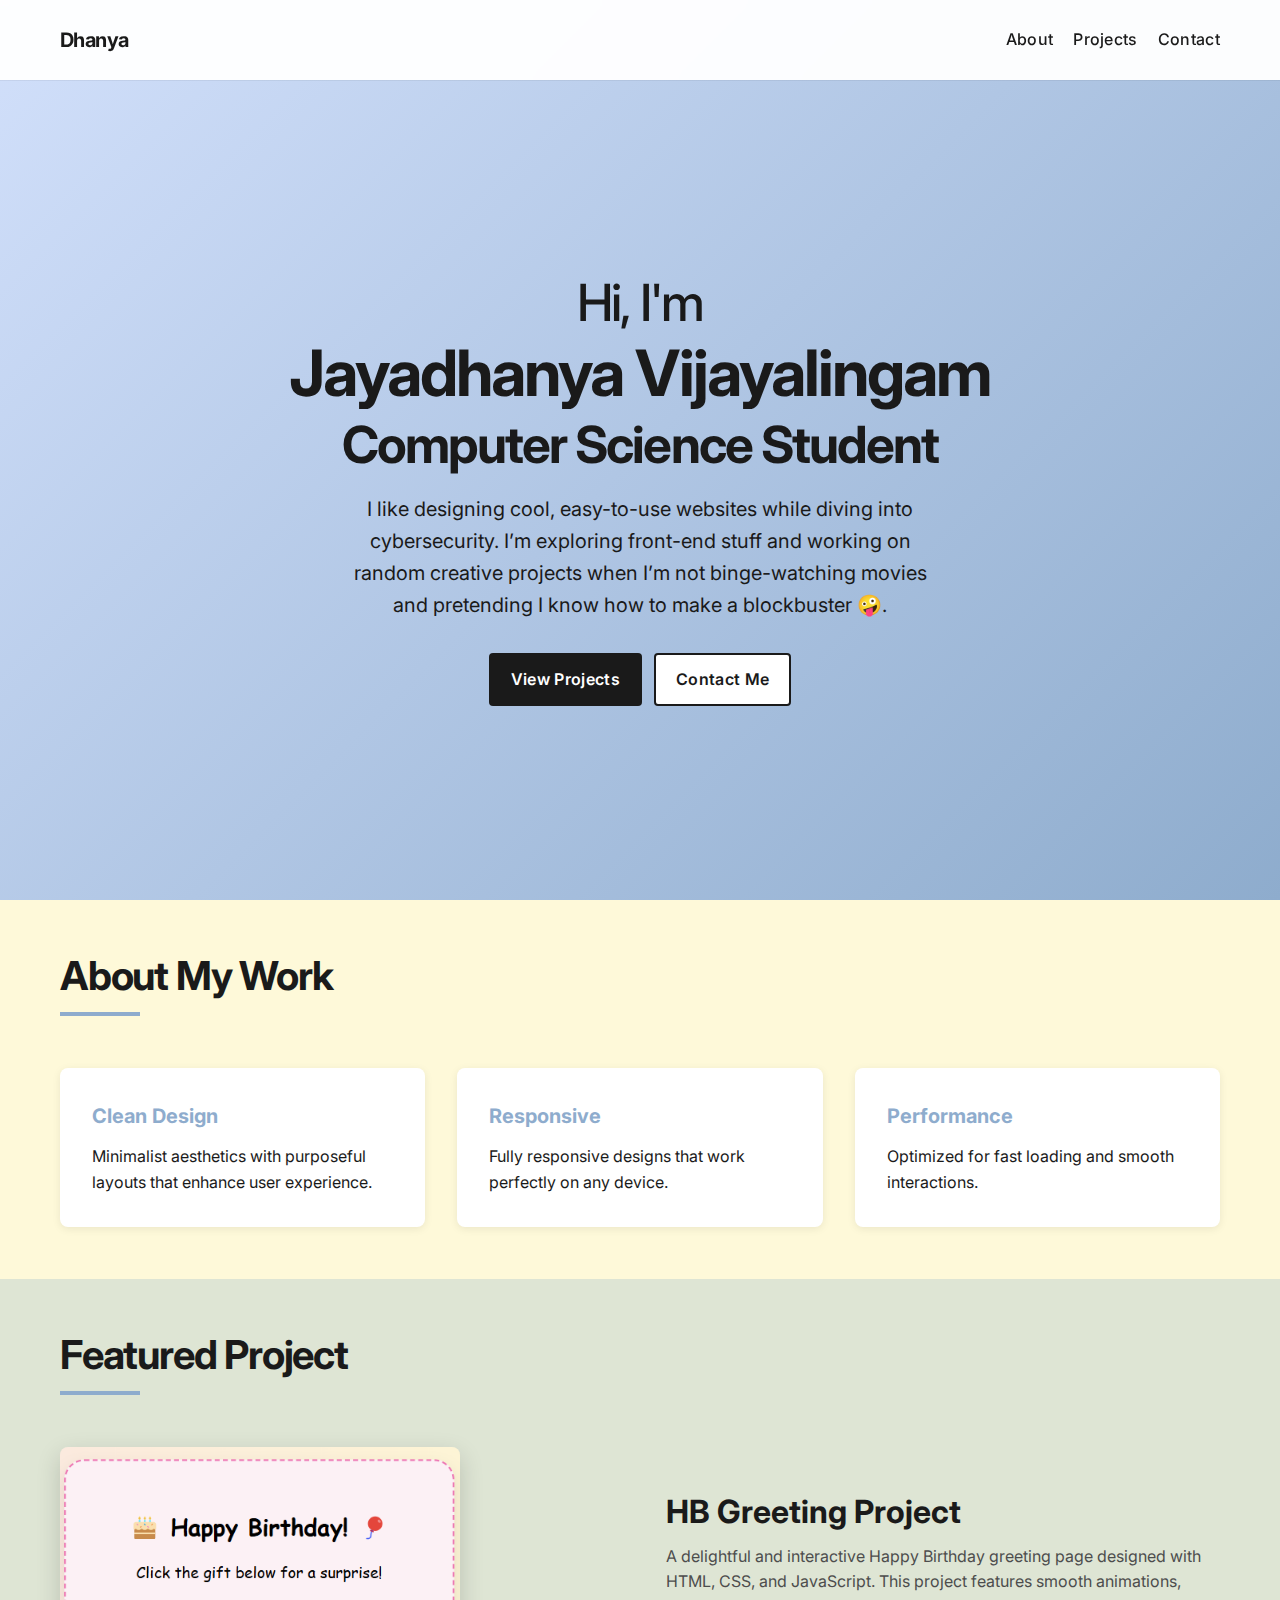
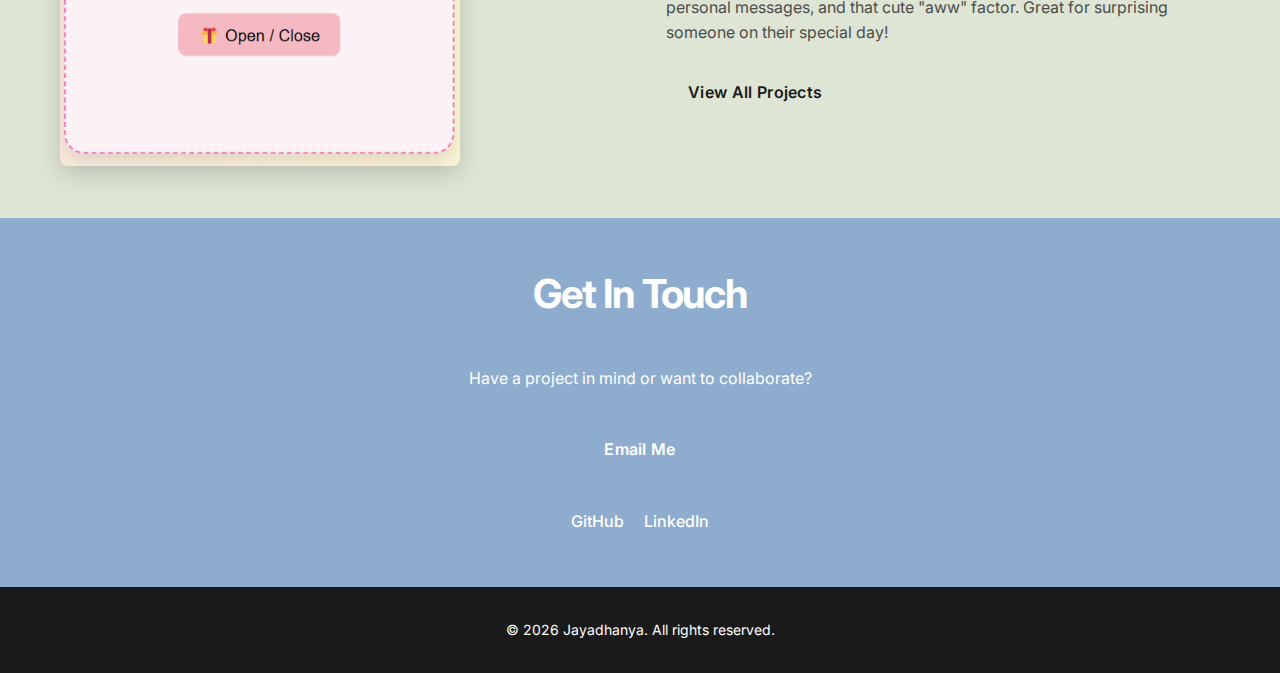
<file: index.html>
<!DOCTYPE html>
<html lang="en">
<head>
  <meta charset="UTF-8" />
  <meta name="viewport" content="width=device-width, initial-scale=1.0" />
  <meta name="description" content="Personal portfolio of Dhanya, web developer" />
  <meta name="theme-color" content="#D2E0FB" />
  <title>Dhanya | Portfolio</title>
  <link rel="stylesheet" href="css/style.css" />
</head>
<body>
  <header class="header">
    <div class="header__content container">
      <a href="index.html" class="header__logo">Dhanya</a>
      <nav class="nav" data-visible="false">
        <ul class="nav__list">
          <li class="nav__item"><a href="about.html" class="nav__link">About</a></li>
          <li class="nav__item"><a href="projects.html" class="nav__link">Projects</a></li>
          <li class="nav__item"><a href="#contact" class="nav__link">Contact</a></li>
        </ul>
      </nav>
      <button class="mobile-nav-toggle" aria-controls="primary-navigation" aria-expanded="false">
        <span class="sr-only">Menu</span>
      </button>
    </div>
  </header>

  <main>
    <section class="hero">
      <div class="hero__content container">
        <h1 class="hero__title">
          <span class="hero__greeting">Hi, I'm</span>
          <span class="hero__name">Jayadhanya Vijayalingam</span>
          <span class="hero__tagline">Computer Science Student</span>
        </h1>
        <p class="hero__subtitle">
          I like designing cool, easy-to-use websites while diving into cybersecurity. I’m exploring front-end stuff and working on random creative projects when I’m not binge-watching movies and pretending I know how to make a blockbuster 🤪.
        </p>
        <div class="hero__buttons">
          <a href="projects.html" class="btn btn--primary">View Projects</a>
          <a href="#contact" class="btn btn--secondary">Contact Me</a>
        </div>
      </div>
    </section>

    <section class="intro bg-secondary section">
      <div class="container">
        <h2 class="section-title">About My Work</h2>
        <div class="intro__grid">
          <div class="intro__item">
            <h3>Clean Design</h3>
            <p>Minimalist aesthetics with purposeful layouts that enhance user experience.</p>
          </div>
          <div class="intro__item">
            <h3>Responsive</h3>
            <p>Fully responsive designs that work perfectly on any device.</p>
          </div>
          <div class="intro__item">
            <h3>Performance</h3>
            <p>Optimized for fast loading and smooth interactions.</p>
          </div>
        </div>
      </div>
    </section>

    <section class="featured bg-accent1 section">
        <div class="container">
            <h2 class="section-title">Featured Project</h2>
            <div class="featured__project">
                <div class="featured__image">
                    <img src="assets/hb greeting.png" alt="Screenshot of Happy Birthday Greeting Project" />
                </div>
                <div class="featured__details">
                    <h3>HB Greeting Project</h3>
                    <p>A delightful and interactive Happy Birthday greeting page designed with HTML, CSS, and JavaScript. This project features smooth animations, personal messages, and that cute "aww" factor. Great for surprising someone on their special day!</p>
                    <a href="projects.html#hb-greeting" class="btn btn--outline">View All Projects</a>
                </div>
            </div>
        </div>
    </section>

    <section id="contact" class="contact section bg-accent2">
      <div class="container">
        <h2 class="section-title">Get In Touch</h2>
        <p>Have a project in mind or want to collaborate?</p>
        <a href="mailto:jayadhanya@graduate.utm.my" class="btn">Email Me</a>
        <div class="social-links">
          <a href="https://github.com/JayadhanyaV" target="_blank" rel="noopener">GitHub</a>
          <a href="https://www.linkedin.com/in/jayadhanya-v-2b6270280/" target="_blank" rel="noopener">LinkedIn</a>
        </div>
      </div>
    </section>
  </main>

  <footer class="footer">
    <div class="container">
      <p>&copy; <span id="year"></span> Jayadhanya. All rights reserved.</p>
    </div>
  </footer>

  <script src="js/script.js"></script>
</body>
</html>
</file>
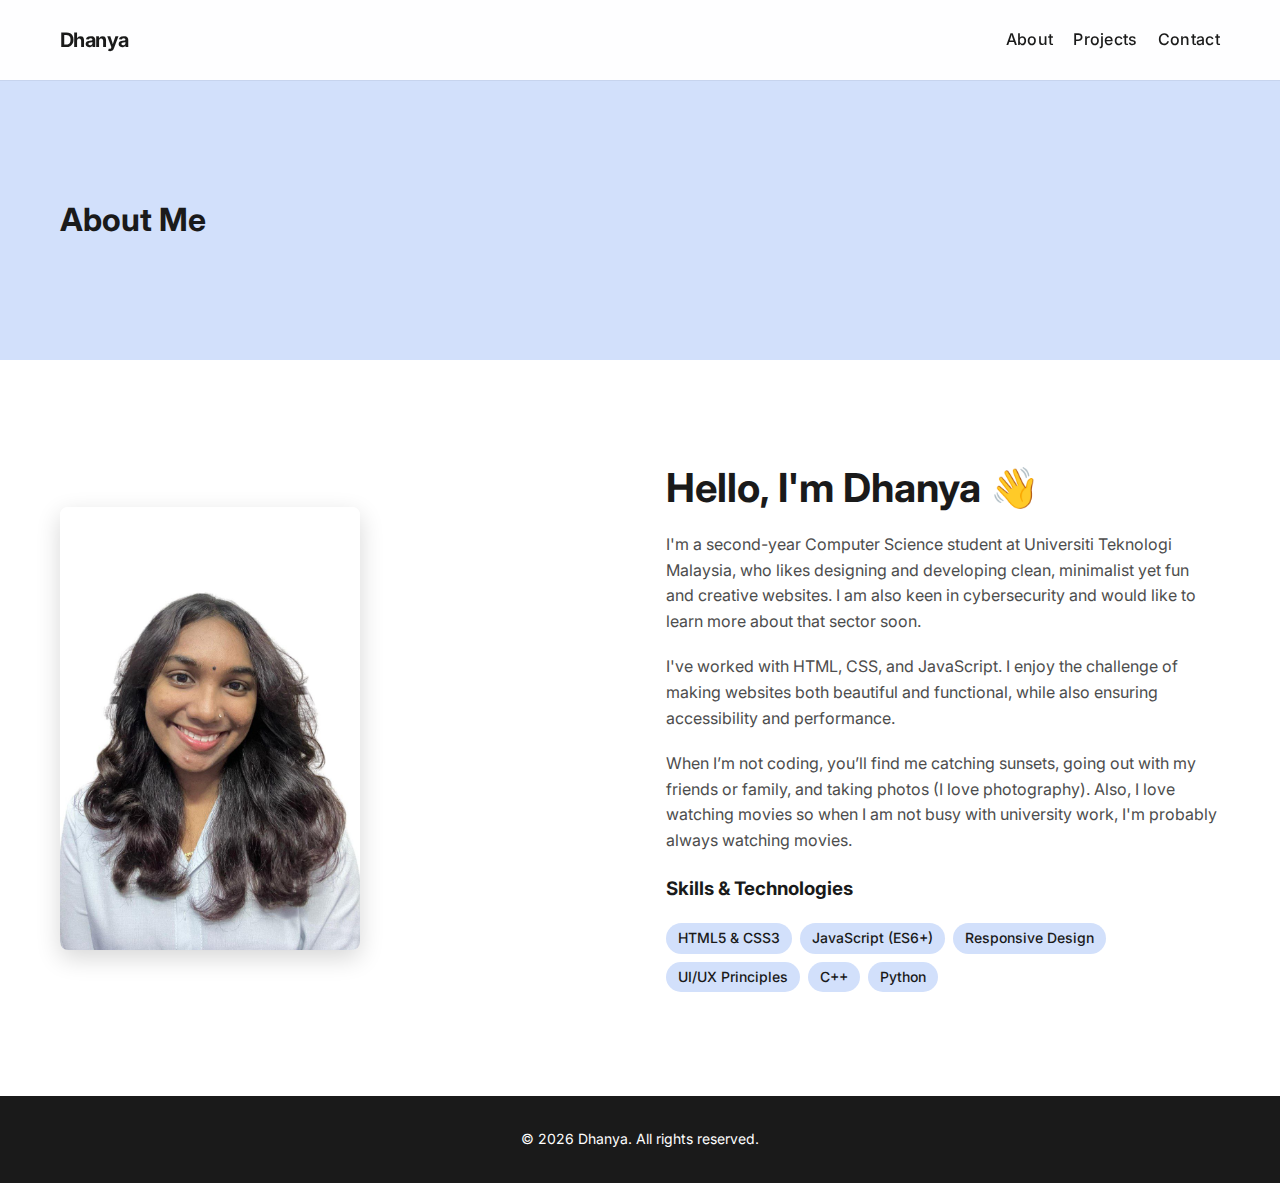
<file: about.html>
<!DOCTYPE html>
<html lang="en">
<head>
  <meta charset="UTF-8" />
  <meta name="viewport" content="width=device-width, initial-scale=1.0" />
  <meta name="description" content="About Dhanya, web developer" />
  <meta name="theme-color" content="#D2E0FB" />
  <title>About | Dhanya</title>
  <link rel="stylesheet" href="css/style.css" />
</head>
<body>
  <header class="header">
    <div class="header__content container">
      <a href="index.html" class="header__logo">Dhanya</a>
      <nav class="nav" data-visible="false">
        <ul class="nav__list">
          <li class="nav__item"><a href="about.html" class="nav__link">About</a></li>
          <li class="nav__item"><a href="projects.html" class="nav__link">Projects</a></li>
          <li class="nav__item"><a href="index.html#contact" class="nav__link">Contact</a></li>
        </ul>
      </nav>
      <button class="mobile-nav-toggle" aria-controls="primary-navigation" aria-expanded="false">
        <span class="sr-only">Menu</span>
      </button>
    </div>
  </header>

  <main>
    <section class="about-hero">
      <div class="container">
        <h1 class="page-title">About Me</h1>
      </div>
    </section>

    <section class="about-content section">
      <div class="container">
        <div class="about__grid">
          <div class="about__image">
            <img src="assets/Dhanya.jpg" alt="Dhanya smiling in a natural light setting" />
          </div>
          <div class="about__text">
            <h2>Hello, I'm Dhanya 👋</h2>
            <p>I'm a second-year Computer Science student at Universiti Teknologi Malaysia, who likes designing and developing  clean, minimalist yet fun and creative websites. I am also keen in cybersecurity and would like to learn more about that sector soon.</p>

            <p>I've worked with HTML, CSS, and JavaScript. I enjoy the challenge of making websites both beautiful and functional, while also ensuring accessibility and performance.</p>

            <p>When I’m not coding, you’ll find me catching sunsets, going out with my friends or family, and taking photos (I love photography). Also, I love watching movies so when I am not busy with university work, I'm probably always watching movies.</p>

            <h3>Skills & Technologies</h3>
            <ul class="skills-list">
              <li>HTML5 & CSS3</li>
              <li>JavaScript (ES6+)</li>
              <li>Responsive Design</li>
              <li>UI/UX Principles</li>
              <li>C++</li>
			  <li>Python</li>
            </ul>
          </div>
        </div>
      </div>
    </section>
  </main>

  <footer class="footer">
    <div class="container">
      <p>&copy; <span id="year"></span> Dhanya. All rights reserved.</p>
    </div>
  </footer>

  <script src="js/script.js"></script>
</body>
</html>
</file>
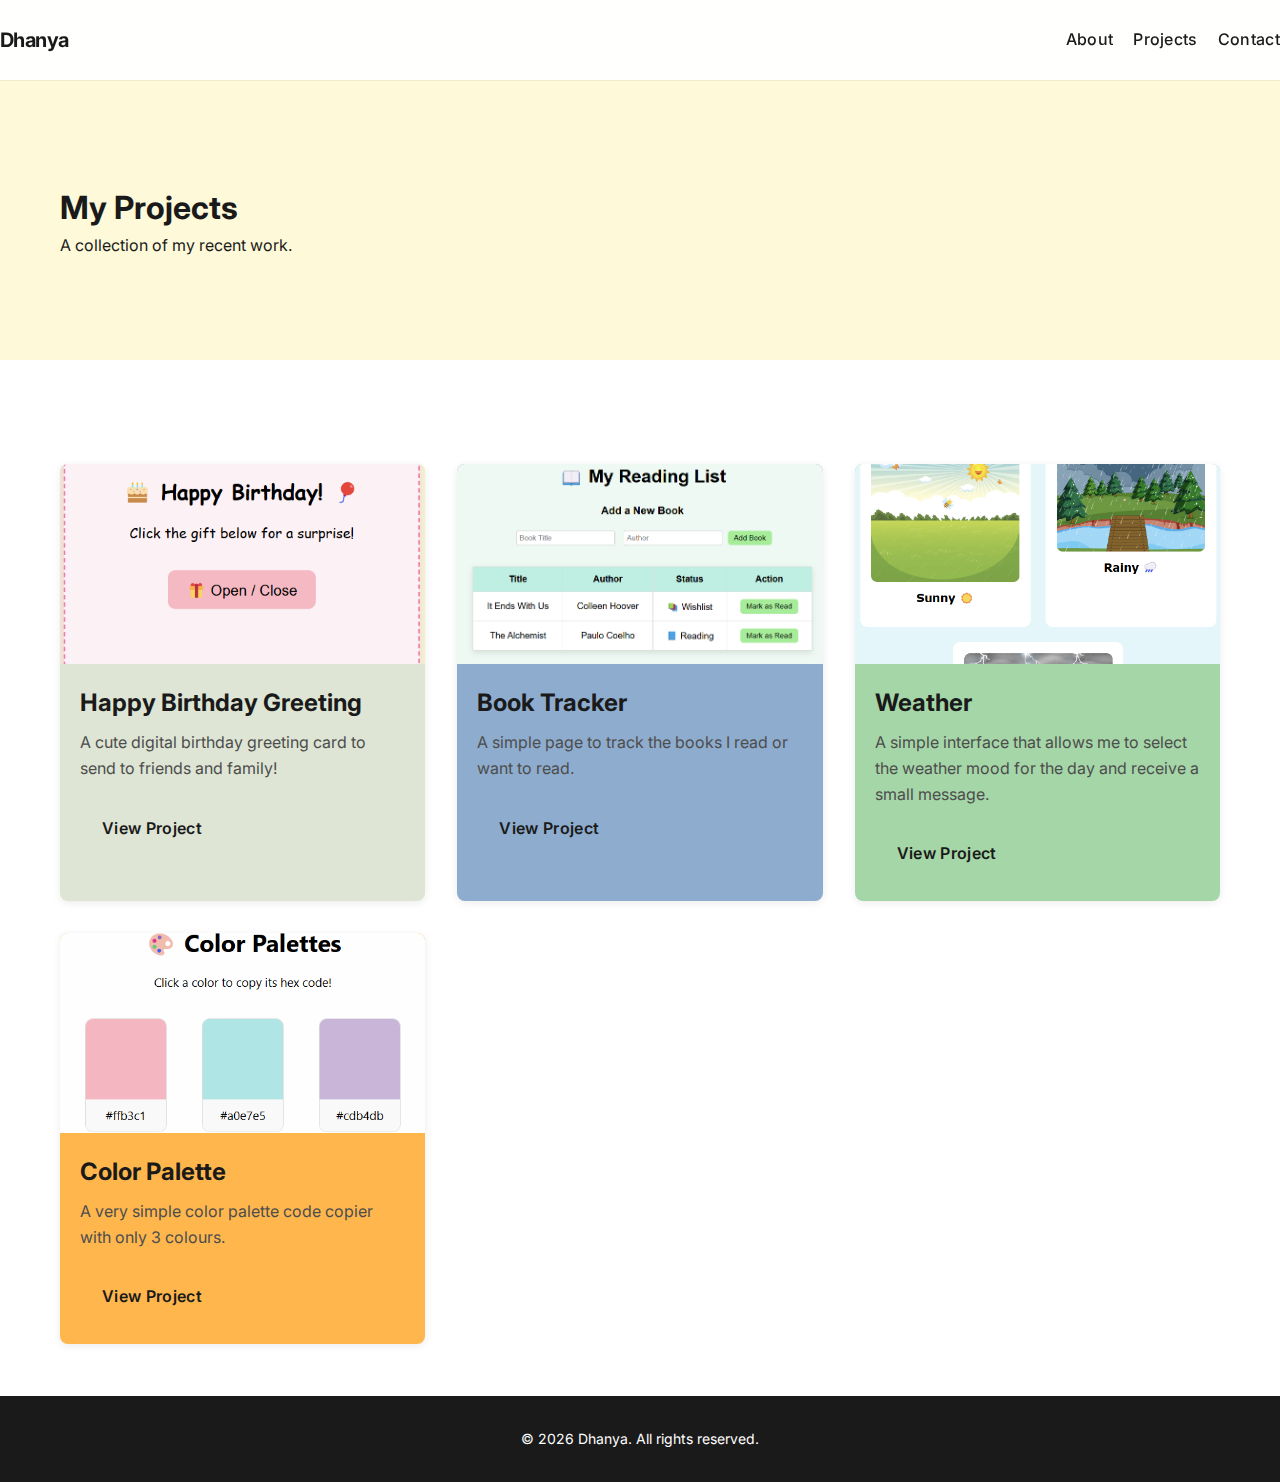
<file: projects.html>
<!DOCTYPE html>
<html lang="en">
<head>
    <meta charset="UTF-8">
    <meta name="viewport" content="width=device-width, initial-scale=1.0">
    <title>Projects | Dhanya</title>
    <meta name="description" content="Dhanya's portfolio projects">
    <link rel="stylesheet" href="css/style.css">
</head>
<body>
    <header class="header">
        <div class="header__content">
            <a href="index.html" class="header__logo">Dhanya</a> <!-- EDIT YOUR NAME -->
            <nav class="nav">
                <ul class="nav__list">
                    <li class="nav__item"><a href="about.html" class="nav__link">About</a></li>
                    <li class="nav__item"><a href="projects.html" class="nav__link">Projects</a></li>
                    <li class="nav__item"><a href="index.html#contact" class="nav__link">Contact</a></li>
                </ul>
            </nav>
            <button class="mobile-nav-toggle" aria-controls="primary-navigation" aria-expanded="false">
                <span class="sr-only">Menu</span>
            </button>
        </div>
    </header>

    <main>
        <section class="projects-hero" style="background-color: #FEF9D9;">
            <div class="container">
                <h1 class="page-title">My Projects</h1>
                <p>A collection of my recent work.</p>
            </div>
        </section>

        <section class="projects-grid">
            <div class="container">
                <div class="projects__list">
                    <!--PROJECT 1-->
                    <article class="project-card" style="background-color: #DEE5D4;">
                        <div class="project-card__image">
                            <img src="assets/hb greeting.png" alt="Project 1">
                        </div>
                        <div class="project-card__content">
                            <h2>Happy Birthday Greeting</h2>
                            <p>A cute digital birthday greeting card to send to friends and family!</p>
                            <div class="project-links">
                                <a href="assets/hb greeting.html" class="btn btn--small" target="_blank">View Project</a> 
                            </div>
                        </div>
                    </article>

                    <!-- PROJECT 2 -->
                    <article class="project-card" style="background-color: #8EACCD;">
                        <div class="project-card__image">
                            <img src="assets/book tracker.png" alt="Project 2">
                        </div>
                        <div class="project-card__content">
                            <h2>Book Tracker</h2>
                            <p>A simple page to track the books I read or want to read.</p>
							<div class="project-links">
                                <a href="assets/book tracker.html" class="btn btn--small" target="_blank">View Project</a>
                            </div>
                        </div>
                    </article>

                    <!-- PROJECT 3 -->
                    <article class="project-card" style="background-color: #A5D6A7;">
                        <div class="project-card__image">
                            <img src="assets/weather.png" alt="Project 3">
                        </div>
                        <div class="project-card__content">
                            <h2>Weather</h2>
                            <p>A simple interface that allows me to select the weather mood for the day and receive a small message.</p>
							<div class="project-links">
                                <a href="assets/weather.html" class="btn btn--small" target="_blank">View Project</a> 
                            </div>
                        </div>
                    </article>

                    <!-- PROJECT 4 -->
                    <article class="project-card" style="background-color: #FFB74D;">
                        <div class="project-card__image">
                            <img src="assets/color palette.png" alt="Project 4">
                        </div>
                        <div class="project-card__content">
                            <h2>Color Palette</h2>
                            <p>A very simple color palette code copier with only 3 colours.</p>
                            <div class="project-links">
                                <a href="assets/color palette.html" class="btn btn--small" target="_blank">View Project</a>
                            </div>
                        </div>
                    </article>
                </div>
            </div>
        </section>
    </main>

    <footer class="footer">
        <div class="container">
            <p>&copy; <span id="year"></span> Dhanya. All rights reserved.</p> <!-- EDIT YOUR NAME -->
        </div>
    </footer>

    <script src="js/script.js"></script>
</body>
</html>
</file>
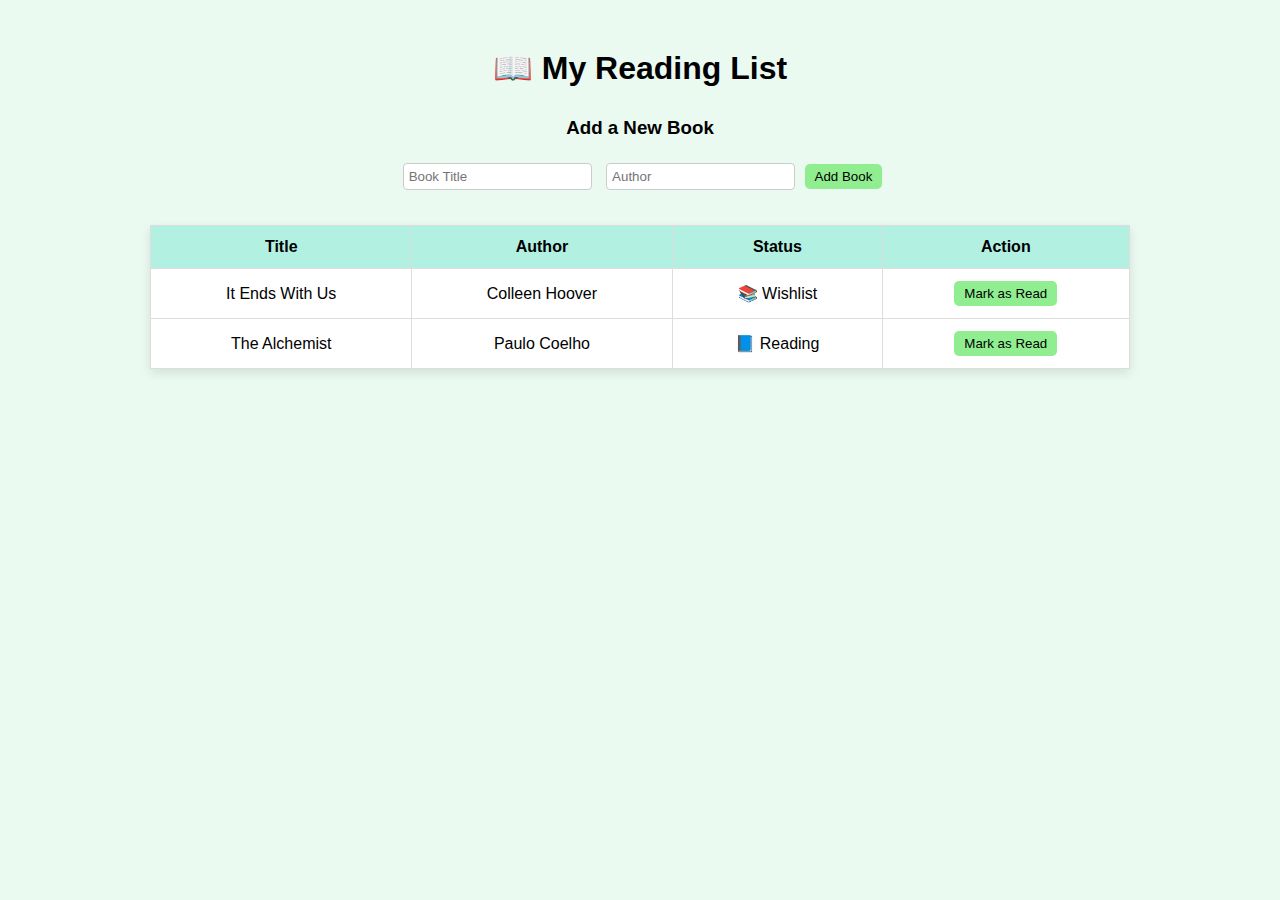
<file: assets/book tracker.html>
<!DOCTYPE html>
<html>
<head>
  <title>Interactive Book Tracker</title>
  <style>
    body {
      font-family: Arial, sans-serif;
      background: #eafaf1;
      padding: 20px;
    }
    h1 {
      text-align: center;
    }
    table {
      width: 80%;
      margin: auto;
      border-collapse: collapse;
      background: white;
      box-shadow: 0 4px 10px rgba(0,0,0,0.1);
    }
    th, td {
      border: 1px solid #ddd;
      padding: 12px;
      text-align: center;
    }
    th {
      background-color: #b2f0e2;
    }
    button {
      padding: 5px 10px;
      background: #90ee90;
      border: none;
      border-radius: 5px;
      cursor: pointer;
    }
    #addForm {
      text-align: center;
      margin: 30px auto;
    }
    input {
      padding: 5px;
      margin: 5px;
      border-radius: 4px;
      border: 1px solid #ccc;
    }
    .status {
      transition: all 0.3s ease;
    }
    .finished {
      background-color: #d4edda;
      font-weight: bold;
    }
  </style>
</head>
<body>
  <h1>📖 My Reading List</h1>

  <div id="addForm">
    <h3>Add a New Book</h3>
    <input type="text" id="titleInput" placeholder="Book Title">
    <input type="text" id="authorInput" placeholder="Author">
    <button onclick="addBook()">Add Book</button>
  </div>

  <table id="bookTable">
    <tr>
      <th>Title</th>
      <th>Author</th>
      <th>Status</th>
      <th>Action</th>
    </tr>
    <tr>
      <td>It Ends With Us</td>
      <td>Colleen Hoover</td>
      <td class="status" id="status1">📚 Wishlist</td>
      <td><button onclick="markRead('status1')">Mark as Read</button></td>
    </tr>
    <tr>
      <td>The Alchemist</td>
      <td>Paulo Coelho</td>
      <td class="status" id="status2">📘 Reading</td>
      <td><button onclick="markRead('status2')">Mark as Read</button></td>
    </tr>
  </table>

  <script>
    let bookCount = 2;

    function markRead(id) {
      const cell = document.getElementById(id);
      cell.innerText = "✅ Finished";
      cell.classList.add("finished");
      alert("Yay! You’ve marked this book as finished! 🎉");
    }

    function addBook() {
      const title = document.getElementById("titleInput").value;
      const author = document.getElementById("authorInput").value;

      if (title.trim() === "" || author.trim() === "") {
        alert("Please enter both title and author!");
        return;
      }

      bookCount++;
      const table = document.getElementById("bookTable");
      const row = table.insertRow(-1);

      const cell1 = row.insertCell(0);
      const cell2 = row.insertCell(1);
      const cell3 = row.insertCell(2);
      const cell4 = row.insertCell(3);

      const statusId = "status" + bookCount;

      cell1.innerText = title;
      cell2.innerText = author;
      cell3.innerHTML = `<span class="status" id="${statusId}">📚 Wishlist</span>`;
      cell4.innerHTML = `<button onclick="markRead('${statusId}')">Mark as Read</button>`;

      document.getElementById("titleInput").value = "";
      document.getElementById("authorInput").value = "";
    }
  </script>
</body>
</html>
</file>
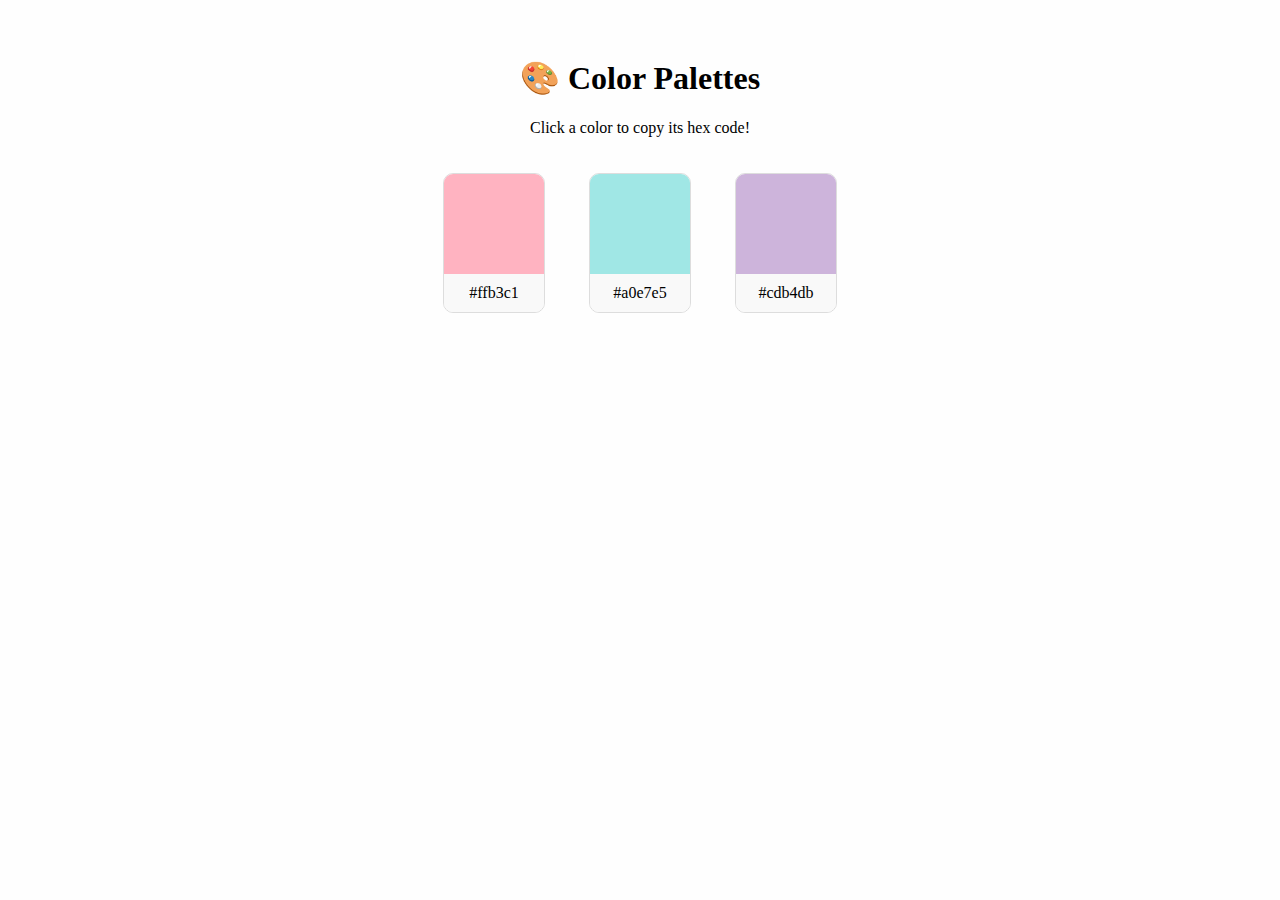
<file: assets/color palette.html>
<!DOCTYPE html>
<html>
<head>
  <title>Color Picker</title>
  <style>
    body {
      background: #fefefe;
      font-family: 'Segoe UI';
      text-align: center;
      padding: 30px;
    }
    .palette {
      display: inline-block;
      margin: 20px;
      border: 1px solid #ddd;
      border-radius: 10px;
      overflow: hidden;
      cursor: pointer;
    }
    .swatch {
      width: 100px;
      height: 100px;
    }
    .name {
      padding: 10px;
      background: #f9f9f9;
    }
  </style>
</head>
<body>
  <h1>🎨 Color Palettes</h1>
  <p>Click a color to copy its hex code!</p>
  <div class="palette" onclick="copyColor('#ffb3c1')">
    <div class="swatch" style="background-color: #ffb3c1;"></div>
    <div class="name">#ffb3c1</div>
  </div>
  <div class="palette" onclick="copyColor('#a0e7e5')">
    <div class="swatch" style="background-color: #a0e7e5;"></div>
    <div class="name">#a0e7e5</div>
  </div>
  <div class="palette" onclick="copyColor('#cdb4db')">
    <div class="swatch" style="background-color: #cdb4db;"></div>
    <div class="name">#cdb4db</div>
  </div>

  <script>
    function copyColor(hex) {
      navigator.clipboard.writeText(hex);
      alert(`Copied ${hex} to clipboard!`);
    }
  </script>
</body>
</html>
</file>
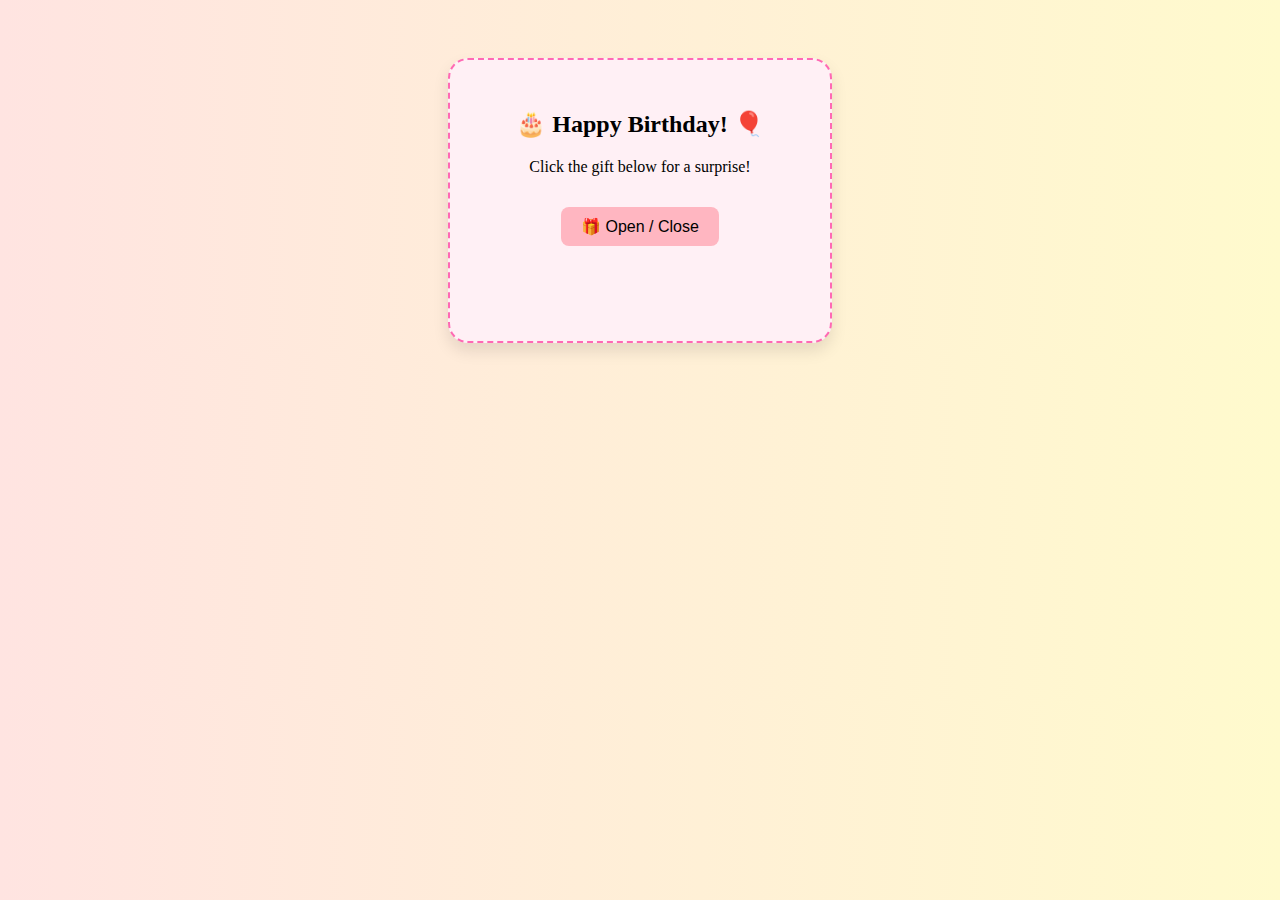
<file: assets/hb greeting.html>
<!DOCTYPE html>
<html>
<head>
  <title>Interactive Greeting Card</title>
  <style>
    body {
      text-align: center;
      font-family: 'Comic Sans MS', cursive;
      background: linear-gradient(to right, #ffe4e1, #fffacd);
      padding-top: 50px;
      overflow: hidden;
    }

    .card {
      background-color: #fff0f5;
      border: 2px dashed #ff69b4;
      padding: 30px;
      width: 320px;
      margin: auto;
      border-radius: 20px;
      box-shadow: 0px 8px 16px rgba(0,0,0,0.1);
      transition: transform 0.3s ease;
      position: relative;
      z-index: 2;
    }

    .card:hover {
      transform: scale(1.02);
    }

    .hidden-msg {
      opacity: 0;
      color: #d2691e;
      font-size: 18px;
      margin-top: 15px;
      transition: opacity 1s ease;
      white-space: pre-wrap;
      min-height: 50px;
    }

    button {
      margin-top: 15px;
      padding: 10px 20px;
      background-color: #ffb6c1;
      border: none;
      border-radius: 8px;
      font-size: 16px;
      cursor: pointer;
    }

    .confetti {
      position: absolute;
      font-size: 20px;
      animation: fall 3s linear infinite;
    }

    @keyframes fall {
      0% { transform: translateY(-100px); opacity: 1; }
      100% { transform: translateY(800px); opacity: 0; }
    }
  </style>
</head>
<body>

  <div class="card">
    <h2>🎂 Happy Birthday! 🎈</h2>
    <p>Click the gift below for a surprise!</p>
    <button onclick="toggleMessage()">🎁 Open / Close</button>
    <div class="hidden-msg" id="msg"></div>
  </div>

  <audio id="giftSound" src="https://www.soundjay.com/buttons/sounds/button-3.mp3"></audio>

  <script>
    const msgText = "🎉 You’re awesome and deserve a thousand cakes! 🍰💖";
    let isVisible = false;

    function toggleMessage() {
      const msg = document.getElementById('msg');
      const sound = document.getElementById('giftSound');
      sound.play();

      if (!isVisible) {
        msg.innerHTML = '';
        msg.style.opacity = 1;
        typeWriter(msgText, msg, 0);
        launchConfetti();
      } else {
        msg.style.opacity = 0;
        msg.innerHTML = '';
      }
      isVisible = !isVisible;
    }

    function typeWriter(text, element, i) {
      if (i < text.length) {
        element.innerHTML += text.charAt(i);
        setTimeout(() => typeWriter(text, element, i + 1), 50);
      }
    }

    function launchConfetti() {
      for (let i = 0; i < 20; i++) {
        const confetti = document.createElement('div');
        confetti.className = 'confetti';
        confetti.style.left = Math.random() * 100 + 'vw';
        confetti.style.animationDuration = (2 + Math.random() * 3) + 's';
        confetti.innerHTML = ['🎉', '🎊', '✨', '💖'][Math.floor(Math.random() * 4)];
        document.body.appendChild(confetti);
        setTimeout(() => confetti.remove(), 3000);
      }
    }
  </script>

</body>
</html>
</file>
<file: css/style.css>
/* ===== GOOGLE FONTS & VARIABLES ===== */
@import url('https://fonts.googleapis.com/css2?family=Inter:wght@400;500;600;700&family=Space+Mono:wght@400;700&display=swap');

:root {
  /* Color Palette */
  --color-primary: #D2E0FB;
  --color-primary-dark: #a3c0f0;
  --color-secondary: #FEF9D9;
  --color-accent1: #DEE5D4;
  --color-accent2: #8EACCD;
  --color-text: #1a1a1a;
  --color-text-light: #4d4d4d;
  --color-white: #ffffff;
  --color-black: #000000;
  
  /* Typography */
  --font-primary: 'Inter', -apple-system, BlinkMacSystemFont, sans-serif;
  --font-secondary: 'Space Mono', monospace;
  
  /* Spacing System */
  --space-unit: 1rem;
  --space-xxs: calc(0.25 * var(--space-unit));
  --space-xs: calc(0.5 * var(--space-unit));
  --space-sm: calc(0.75 * var(--space-unit));
  --space-md: calc(1.25 * var(--space-unit));
  --space-lg: calc(2 * var(--space-unit));
  --space-xl: calc(3.25 * var(--space-unit));
  --space-xxl: calc(5.25 * var(--space-unit));
  
  /* Transitions */
  --transition-fast: all 0.15s ease;
  --transition-normal: all 0.3s cubic-bezier(0.645, 0.045, 0.355, 1);
  --transition-slow: all 0.5s ease;
  
  /* Shadows */
  --shadow-sm: 0 2px 8px rgba(0,0,0,0.08);
  --shadow-md: 0 4px 12px rgba(0,0,0,0.12);
  --shadow-lg: 0 8px 24px rgba(0,0,0,0.16);
}

/* ===== BASE RESETS ===== */
*,
*::before,
*::after {
  box-sizing: border-box;
  margin: 0;
  padding: 0;
}

html {
  scroll-behavior: smooth;
  -webkit-text-size-adjust: 100%;
}

body {
  font-family: var(--font-primary);
  color: var(--color-text);
  line-height: 1.6;
  overflow-x: hidden;
  text-rendering: optimizeLegibility;
  -webkit-font-smoothing: antialiased;
}

img {
  max-width: 100%;
  height: auto;
  display: block;
}

a {
  color: inherit;
  text-decoration: none;
  transition: var(--transition-fast);
}

ul, ol {
  list-style: none;
}

button {
  background: none;
  border: none;
  cursor: pointer;
  font-family: inherit;
}

/* ===== UTILITY CLASSES ===== */
.container {
  width: 100%;
  max-width: 1200px;
  margin: 0 auto;
  padding: 0 var(--space-md);
}

.section {
  padding: var(--space-xl) 0;
}

.section-title {
  font-size: clamp(1.75rem, 4vw, 2.5rem);
  font-weight: 700;
  margin-bottom: var(--space-lg);
  position: relative;
  line-height: 1.2;
  letter-spacing: -0.03em;
}

.section-title::after {
  content: '';
  display: block;
  width: 80px;
  height: 4px;
  background: var(--color-accent2);
  margin: var(--space-sm) 0 var(--space-md);
}

.text-center {
  text-align: center;
}

/* ===== BUTTONS ===== */
.btn {
  display: inline-flex;
  align-items: center;
  justify-content: center;
  padding: var(--space-sm) var(--space-md);
  font-weight: 600;
  border-radius: 4px;
  transition: var(--transition-normal);
  letter-spacing: 0.02em;
  border: 2px solid transparent;
}

.btn--primary {
  background: var(--color-text);
  color: var(--color-white);
}

.btn--primary:hover {
  background: var(--color-black);
  transform: translateY(-2px);
  box-shadow: var(--shadow-sm);
}

.btn--secondary {
  background: var(--color-white);
  color: var(--color-text);
  border-color: currentColor;
}

.btn--secondary:hover {
  background: var(--color-text);
  color: var(--color-white);
  transform: translateY(-2px);
  box-shadow: var(--shadow-sm);
}

/* ===== HEADER & NAVIGATION ===== */
.header {
  position: fixed;
  top: 0;
  left: 0;
  width: 100%;
  z-index: 1000;
  background: rgba(255,255,255,0.96);
  backdrop-filter: blur(8px);
  box-shadow: 0 1px 0 rgba(0,0,0,0.05);
  transition: var(--transition-normal);
}

.header__content {
  display: flex;
  justify-content: space-between;
  align-items: center;
  height: 80px;
}

.header__logo {
  font-size: 1.25rem;
  font-weight: 700;
  color: var(--color-text);
  letter-spacing: -0.03em;
}

.nav__list {
  display: flex;
  gap: var(--space-md);
}

.nav__link {
  position: relative;
  font-weight: 500;
  padding: var(--space-xs) 0;
  letter-spacing: 0.02em;
}

.nav__link::after {
  content: '';
  position: absolute;
  bottom: 0;
  left: 0;
  width: 0;
  height: 2px;
  background: var(--color-accent2);
  transition: var(--transition-normal);
}

.nav__link:hover::after,
.nav__link:focus::after {
  width: 100%;
}

.mobile-nav-toggle {
  display: none;
  width: 32px;
  height: 32px;
  background: url("data:image/svg+xml,%3Csvg xmlns='http://www.w3.org/2000/svg' viewBox='0 0 24 24' fill='%231a1a1a'%3E%3Cpath d='M3 18h18v-2H3v2zm0-5h18v-2H3v2zm0-7v2h18V6H3z'/%3E%3C/svg%3E") no-repeat center;
  z-index: 9999;
}

/* ===== HERO SECTION ===== */
.hero {
  min-height: 100vh;
  display: flex;
  align-items: center;
  padding-top: 80px;
  background: linear-gradient(135deg, var(--color-primary) 0%, var(--color-accent2) 100%);
}

.hero__content {
  max-width: 800px;
  margin: 0 auto;
  text-align: center;
}

.hero__title {
  font-size: clamp(2rem, 5vw, 4rem);
  font-weight: 700;
  line-height: 1.1;
  letter-spacing: -0.03em;
  margin-bottom: var(--space-md);
  display: flex;
  flex-direction: column;
}

.hero__greeting {
  font-size: 0.8em;
  font-weight: 500;
  margin-bottom: var(--space-xs);
  color: var(--color-text);
}

.hero__tagline {
  font-size: 0.8em;
  margin-top: var(--space-xs);
  color: var(--color-text);
}

.hero__subtitle {
  font-size: clamp(1rem, 2vw, 1.25rem);
  color: var(--color-text);
  max-width: 600px;
  margin: 0 auto var(--space-lg);
}

.hero__buttons {
  display: flex;
  justify-content: center;
  gap: var(--space-sm);
}

/* ===== INTRO SECTION ===== */
.intro {
  background: var(--color-secondary);
}

.intro__grid {
  display: grid;
  grid-template-columns: repeat(auto-fit, minmax(280px, 1fr));
  gap: var(--space-lg);
  margin-top: var(--space-xl);
}

.intro__item {
  background: var(--color-white);
  padding: var(--space-lg);
  border-radius: 8px;
  box-shadow: var(--shadow-sm);
  transition: var(--transition-normal);
}

.intro__item:hover {
  transform: translateY(-8px);
  box-shadow: var(--shadow-md);
}

.intro__item h3 {
  font-size: 1.25rem;
  margin-bottom: var(--space-sm);
  color: var(--color-accent2);
}

/* ===== FEATURED PROJECT ===== */
.featured {
  background: var(--color-accent1);
}

.featured__project {
  display: grid;
  grid-template-columns: repeat(auto-fit, minmax(300px, 1fr));
  gap: var(--space-xl);
  align-items: center;
  margin-top: var(--space-xl);
}

.featured__image {
	width: 400px;
	length: 300px;
  border-radius: 8px;
  overflow: hidden;
  box-shadow: var(--shadow-lg);
  transition: var(--transition-normal);
}

.featured__image:hover {
  transform: scale(1.02);
}

.featured__details h3 {
  font-size: clamp(1.5rem, 3vw, 2rem);
  margin-bottom: var(--space-sm);
  line-height: 1.2;
}

.featured__details p {
  margin-bottom: var(--space-md);
  color: var(--color-text-light);
}

/* ===== CONTACT SECTION ===== */
.contact {
  background: var(--color-accent2);
  color: var(--color-white);
  text-align: center;
}

.contact p {
  max-width: 600px;
  margin: 0 auto var(--space-lg);
}

.social-links {
  display: flex;
  justify-content: center;
  gap: var(--space-md);
  margin-top: var(--space-lg);
}

.social-links a {
  font-weight: 500;
  transition: var(--transition-fast);
  display: inline-flex;
  align-items: center;
  gap: var(--space-xxs);
}

.social-links a:hover {
  opacity: 0.8;
}

/* ===== ABOUT PAGE ===== */
.about-hero {
  padding-top: 80px;
  background: var(--color-primary);
  min-height: 40vh;
  display: flex;
  align-items: center;
}

.about__grid {
  display: grid;
  grid-template-columns: repeat(auto-fit, minmax(300px, 1fr));
  gap: var(--space-xl);
  align-items: center;
  padding: var(--space-xl) 0;
}

.about__image {
  border-radius: 8px;
  overflow: hidden;
  box-shadow: var(--shadow-lg);
  filter: grayscale(0%);
  transition: var(--transition-normal);
  width: 300px;
  length: 100px;
}

.about__image:hover {
  filter: grayscale(0%);
}

.about__text h2 {
  font-size: clamp(1.75rem, 4vw, 2.5rem);
  margin-bottom: var(--space-md);
  line-height: 1.2;
}

.about__text p {
  margin-bottom: var(--space-md);
  color: var(--color-text-light);
}

.skills-list {
  display: flex;
  flex-wrap: wrap;
  gap: var(--space-xs);
  margin-top: var(--space-md);
}

.skills-list li {
  background: var(--color-primary);
  color: var(--color-text);
  padding: var(--space-xxs) var(--space-sm);
  border-radius: 20px;
  font-size: 0.875rem;
  font-weight: 500;
}

/* ===== PROJECTS PAGE ===== */
.projects-hero {
  padding-top: 80px;
  background: var(--color-secondary);
  min-height: 40vh;
  display: flex;
  align-items: center;
}

.projects-grid {
  padding: var(--space-xl) 0;
}

.projects__list {
  display: grid;
  grid-template-columns: repeat(auto-fit, minmax(300px, 1fr));
  gap: var(--space-lg);
  margin-top: var(--space-xl);
}

.project-card {
  background: var(--color-white);
  border-radius: 8px;
  overflow: hidden;
  box-shadow: var(--shadow-sm);
  transition: var(--transition-normal);
}

.project-card:hover {
  transform: translateY(-8px);
  box-shadow: var(--shadow-md);
}

.project-card__image {
  height: 200px;
  overflow: hidden;
}

.project-card__image img {
  width: 100%;
  height: 100%;
  object-fit: cover;
  transition: var(--transition-normal);
}

.project-card:hover .project-card__image img {
  transform: scale(1.05);
}

.project-card__content {
  padding: var(--space-md);
}

.project-card h2 {
  font-size: 1.5rem;
  margin-bottom: var(--space-xs);
}

.project-card p {
  color: var(--color-text-light);
  margin-bottom: var(--space-md);
}

.project-tech {
  display: flex;
  flex-wrap: wrap;
  gap: var(--space-xs);
  margin-bottom: var(--space-md);
}

.project-tech li {
  background: var(--color-primary);
  color: var(--color-text);
  padding: var(--space-xxs) var(--space-sm);
  border-radius: 20px;
  font-size: 0.75rem;
  font-weight: 500;
}

.project-links {
  display: flex;
  gap: var(--space-sm);
}

/* ===== FOOTER ===== */
.footer {
  background: var(--color-text);
  color: var(--color-white);
  padding: var(--space-lg) 0;
  text-align: center;
}

.footer p {
  font-size: 0.875rem;
}

/* ===== MOBILE STYLES ===== */
@media (max-width: 768px) {
  .mobile-nav-toggle {
    display: block;
    position: relative;
    z-index: 9999;
  }

  .nav {
    position: fixed;
    inset: 0 0 0 30%;
    background: var(--color-white);
    padding: min(20vh, 5rem) var(--space-md);
    flex-direction: column;
    transform: translateX(100%);
    transition: transform 0.3s ease-out;
    z-index: 999;
  }

  .nav[data-visible="true"] {
    transform: translateX(0);
  }

  .nav__list {
    flex-direction: column;
    gap: var(--space-md);
  }

  .hero__buttons {
    flex-direction: column;
    align-items: center;
  }

  .btn {
    width: 100%;
    max-width: 300px;
  }

  .featured__project,
  .about__grid {
    grid-template-columns: 1fr;
  }
}

/* ===== ACCESSIBILITY ===== */
.sr-only {
  position: absolute;
  width: 1px;
  height: 1px;
  padding: 0;
  margin: -1px;
  overflow: hidden;
  clip: rect(0, 0, 0, 0);
  white-space: nowrap;
  border-width: 0;
}

:focus-visible {
  outline: 2px dashed var(--color-accent2);
  outline-offset: 4px;
}

/* ===== ANIMATIONS ===== */
@keyframes fadeIn {
  from { opacity: 0; transform: translateY(20px); }
  to { opacity: 1; transform: translateY(0); }
}

.hero__content,
.section {
  animation: fadeIn 0.8s ease-out forwards;
}

.section:nth-child(2) { animation-delay: 0.2s; }
.section:nth-child(3) { animation-delay: 0.4s; }
.section:nth-child(4) { animation-delay: 0.6s; }
</file>
